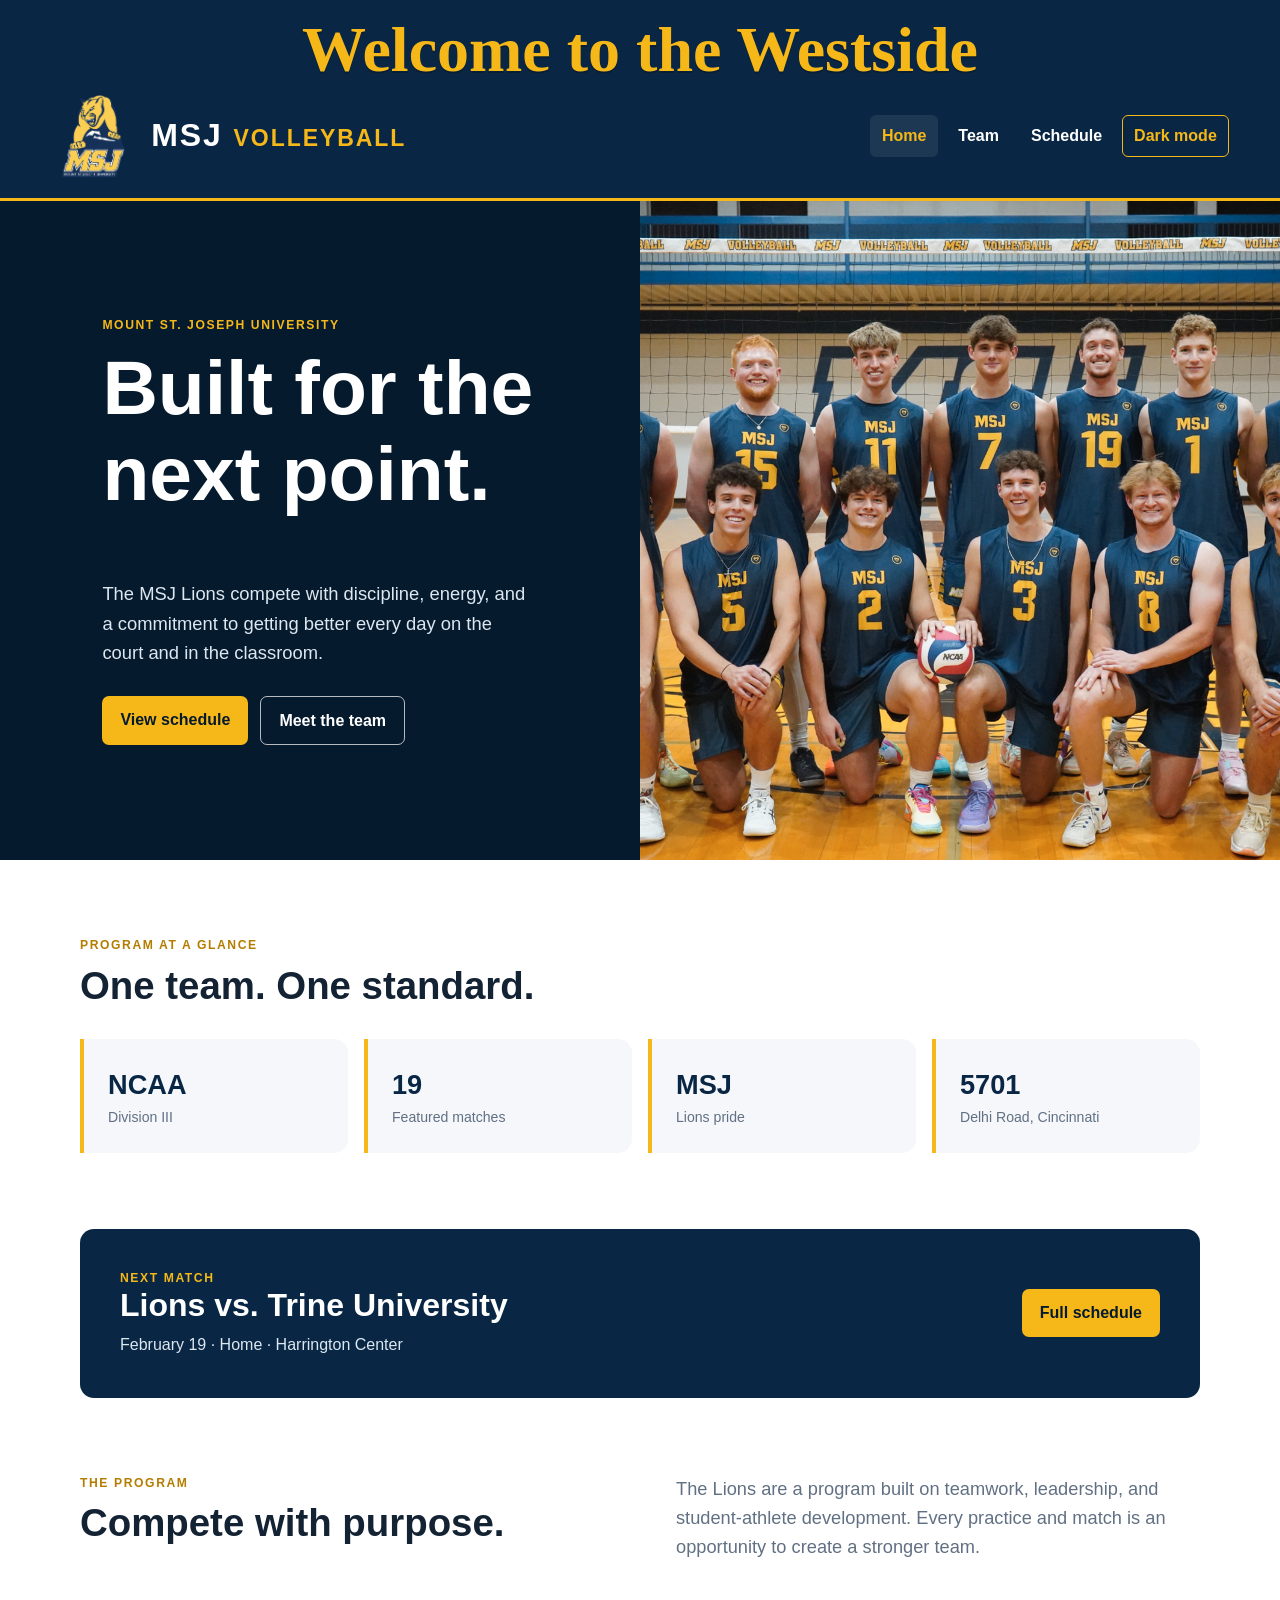
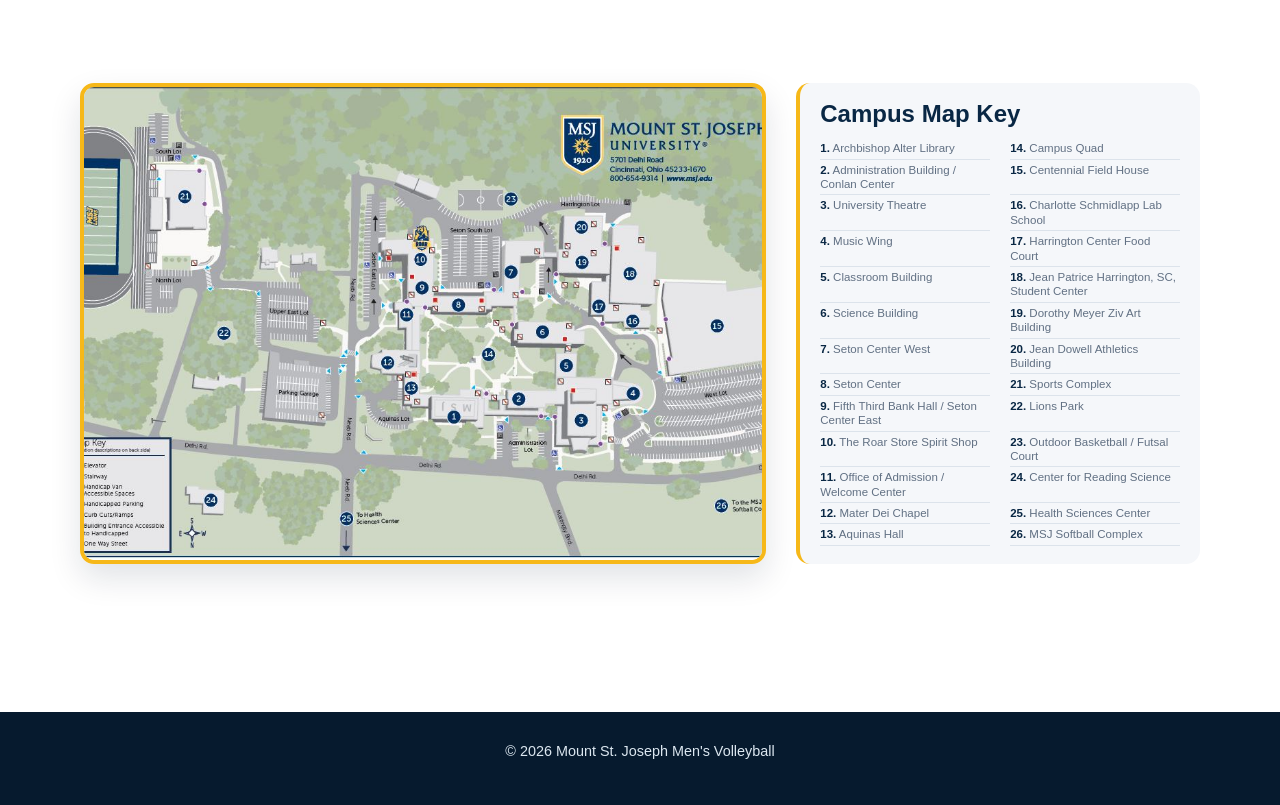
<file: index.html>
<!DOCTYPE html>
<html lang="en">
<head>
  <meta charset="UTF-8">
  <meta name="viewport" content="width=device-width, initial-scale=1.0">
  <meta name="description" content="Mount St. Joseph University Men's Volleyball: schedule, team information, and game-day details.">
  <title>MSJ Men's Volleyball | Home</title>
  <link rel="stylesheet" href="style.css">
  <link rel="icon" type="image/png" href="images/msj-logo.png">
</head>
<body>
  <header class="site-header">
    <p class="westside-banner">Welcome to the Westside</p>
    <nav class="navbar" aria-label="Primary navigation">
      <a class="wordmark" href="index.html" aria-label="MSJ Men's Volleyball home">
        <img class="site-logo" src="images/Lion-transparent.png" alt="Mount St. Joseph University Lions logo">
        <span>MSJ <em>VOLLEYBALL</em></span>
      </a>
      <ul class="nav-links">
        <li><a class="active" href="index.html" aria-current="page">Home</a></li>
        <li><a href="about.html">Team</a></li>
        <li><a href="schedule.html">Schedule</a></li>
        <li><button id="themeToggle" type="button" aria-pressed="false">Dark mode</button></li>
      </ul>
    </nav>
  </header>

  <main>
    <section class="hero" aria-labelledby="hero-title">
      <div class="hero-content">
        <p class="eyebrow">Mount St. Joseph University</p>
        <h1 id="hero-title">Built for the next point.</h1>
        <p class="hero-copy">The MSJ Lions compete with discipline, energy, and a commitment to getting better every day on the court and in the classroom.</p>
        <div class="hero-actions">
          <a class="button button-primary" href="schedule.html">View schedule</a>
          <a class="button button-secondary" href="about.html">Meet the team</a>
        </div>
      </div>
      <img class="hero-image" src="images/MSJMVB-home-crop.png" alt="Mount St. Joseph men's volleyball players in uniform">
    </section>

    <section class="stats-section" aria-label="Program at a glance">
      <div class="section-heading">
        <p class="eyebrow">Program at a glance</p>
        <h2>One team. One standard.</h2>
      </div>
      <div class="stat-grid">
        <article class="stat-card"><span class="stat-value">NCAA</span><span class="stat-label">Division III</span></article>
        <article class="stat-card"><span class="stat-value">19</span><span class="stat-label">Featured matches</span></article>
        <article class="stat-card"><span class="stat-value">MSJ</span><span class="stat-label">Lions pride</span></article>
        <article class="stat-card"><span class="stat-value">5701</span><span class="stat-label">Delhi Road, Cincinnati</span></article>
      </div>
    </section>

    <section class="next-match" aria-labelledby="next-match-title">
      <div>
        <p class="eyebrow">Next match</p>
        <h2 id="next-match-title">Lions vs. Trine University</h2>
        <p>February 19 &middot; Home &middot; Harrington Center</p>
      </div>
      <a class="button button-primary" href="schedule.html">Full schedule</a>
    </section>

    <section class="feature-section" aria-labelledby="program-title">
      <div>
        <p class="eyebrow">The program</p>
        <h2 id="program-title">Compete with purpose.</h2>
      </div>
      <p>The Lions are a program built on teamwork, leadership, and student-athlete development. Every practice and match is an opportunity to create a stronger team.</p>
    </section>

      <section class="campus-map-section">

    <div class="campus-map-layout">

        <img
            class="campus-map"
            src="images/MSJ_MAP.JPG"
            alt="MSJ Campus Map"
        >

        <div class="campus-key">
            <h2>Campus Map Key</h2>

           <div class="campus-key-grid">

    <div><strong>1.</strong> Archbishop Alter Library</div>
    <div><strong>14.</strong> Campus Quad</div>

    <div><strong>2.</strong> Administration Building / Conlan Center</div>
    <div><strong>15.</strong> Centennial Field House</div>

    <div><strong>3.</strong> University Theatre</div>
    <div><strong>16.</strong> Charlotte Schmidlapp Lab School</div>

    <div><strong>4.</strong> Music Wing</div>
    <div><strong>17.</strong> Harrington Center Food Court</div>

    <div><strong>5.</strong> Classroom Building</div>
    <div><strong>18.</strong> Jean Patrice Harrington, SC, Student Center</div>

    <div><strong>6.</strong> Science Building</div>
    <div><strong>19.</strong> Dorothy Meyer Ziv Art Building</div>

    <div><strong>7.</strong> Seton Center West</div>
    <div><strong>20.</strong> Jean Dowell Athletics Building</div>

    <div><strong>8.</strong> Seton Center</div>
    <div><strong>21.</strong> Sports Complex</div>

    <div><strong>9.</strong> Fifth Third Bank Hall / Seton Center East</div>
    <div><strong>22.</strong> Lions Park</div>

    <div><strong>10.</strong> The Roar Store Spirit Shop</div>
    <div><strong>23.</strong> Outdoor Basketball / Futsal Court</div>

    <div><strong>11.</strong> Office of Admission / Welcome Center</div>
    <div><strong>24.</strong> Center for Reading Science</div>

    <div><strong>12.</strong> Mater Dei Chapel</div>
    <div><strong>25.</strong> Health Sciences Center</div>

    <div><strong>13.</strong> Aquinas Hall</div>
    <div><strong>26.</strong> MSJ Softball Complex</div>

</div>
        </div>

    </div>
  </main>

  <footer><p>&copy; 2026 Mount St. Joseph Men's Volleyball</p></footer>
  <script src="script.js"></script>
</body>
</html>
</file>
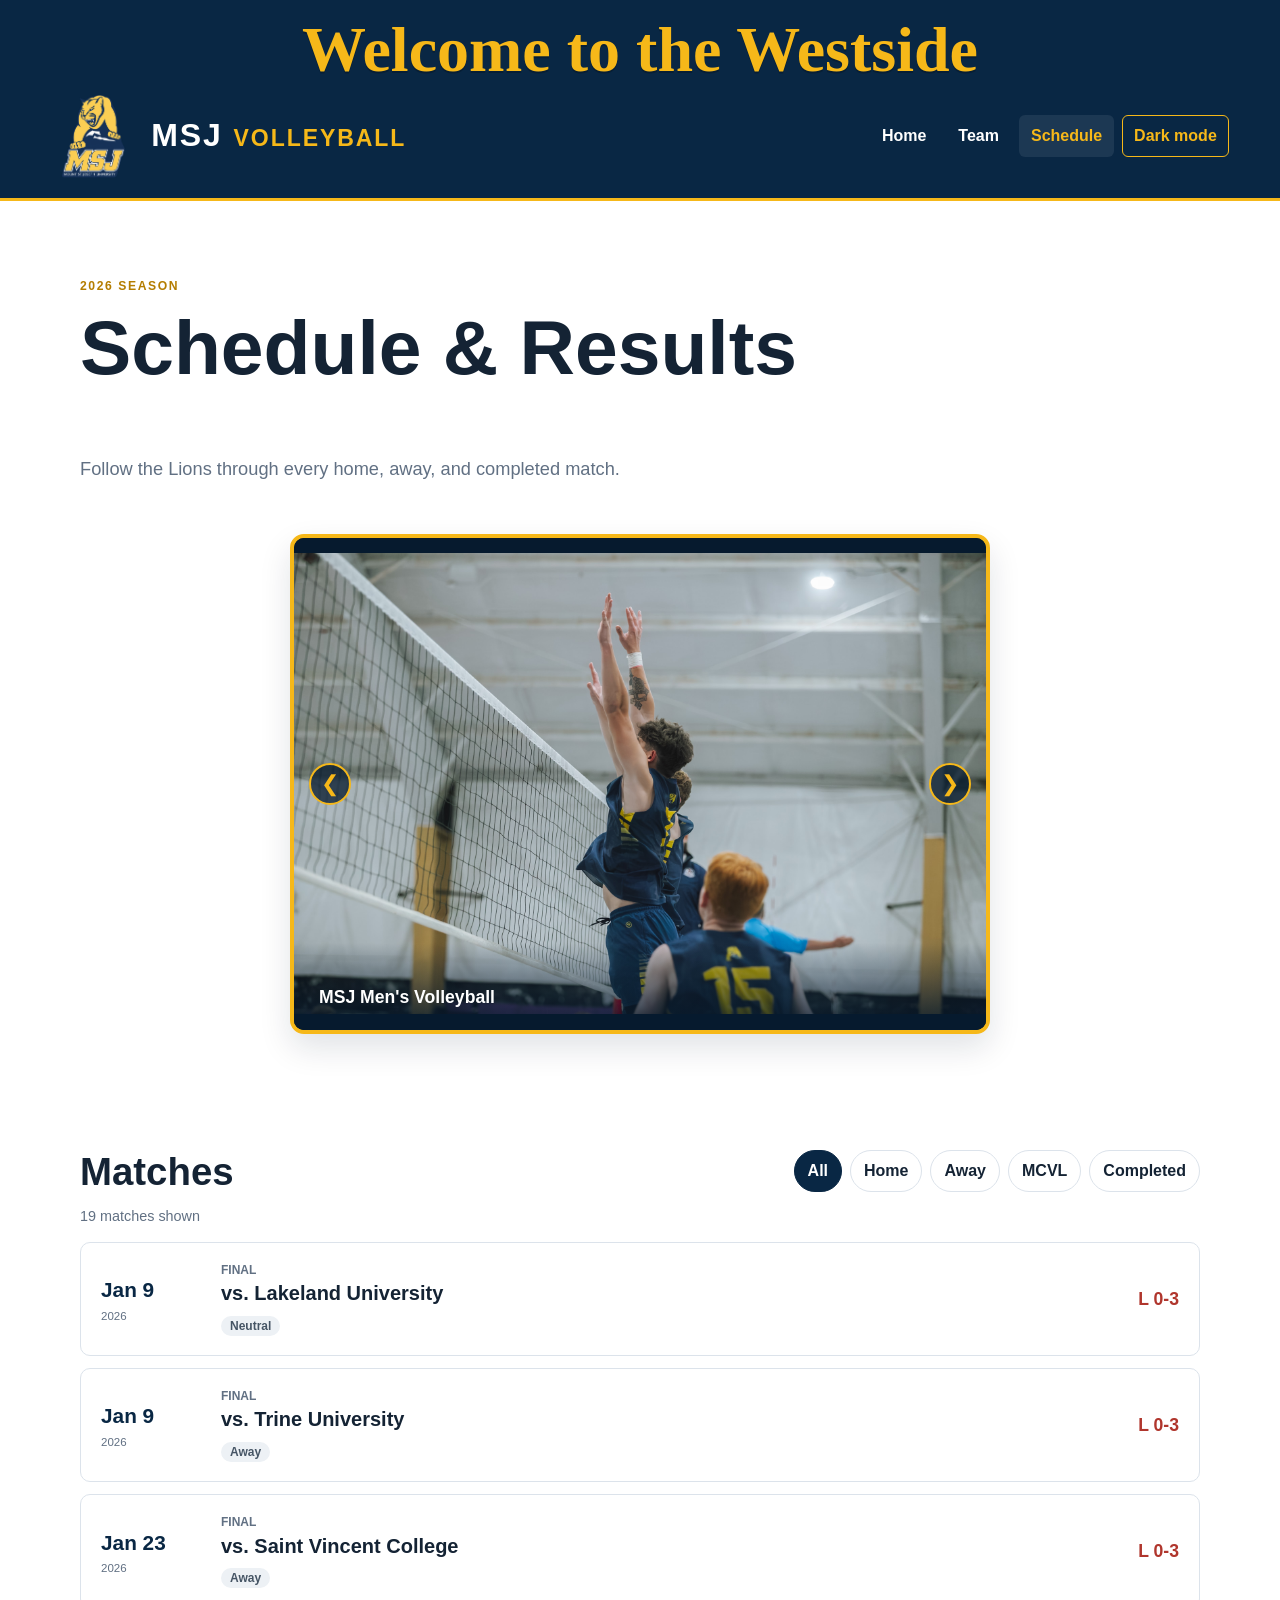
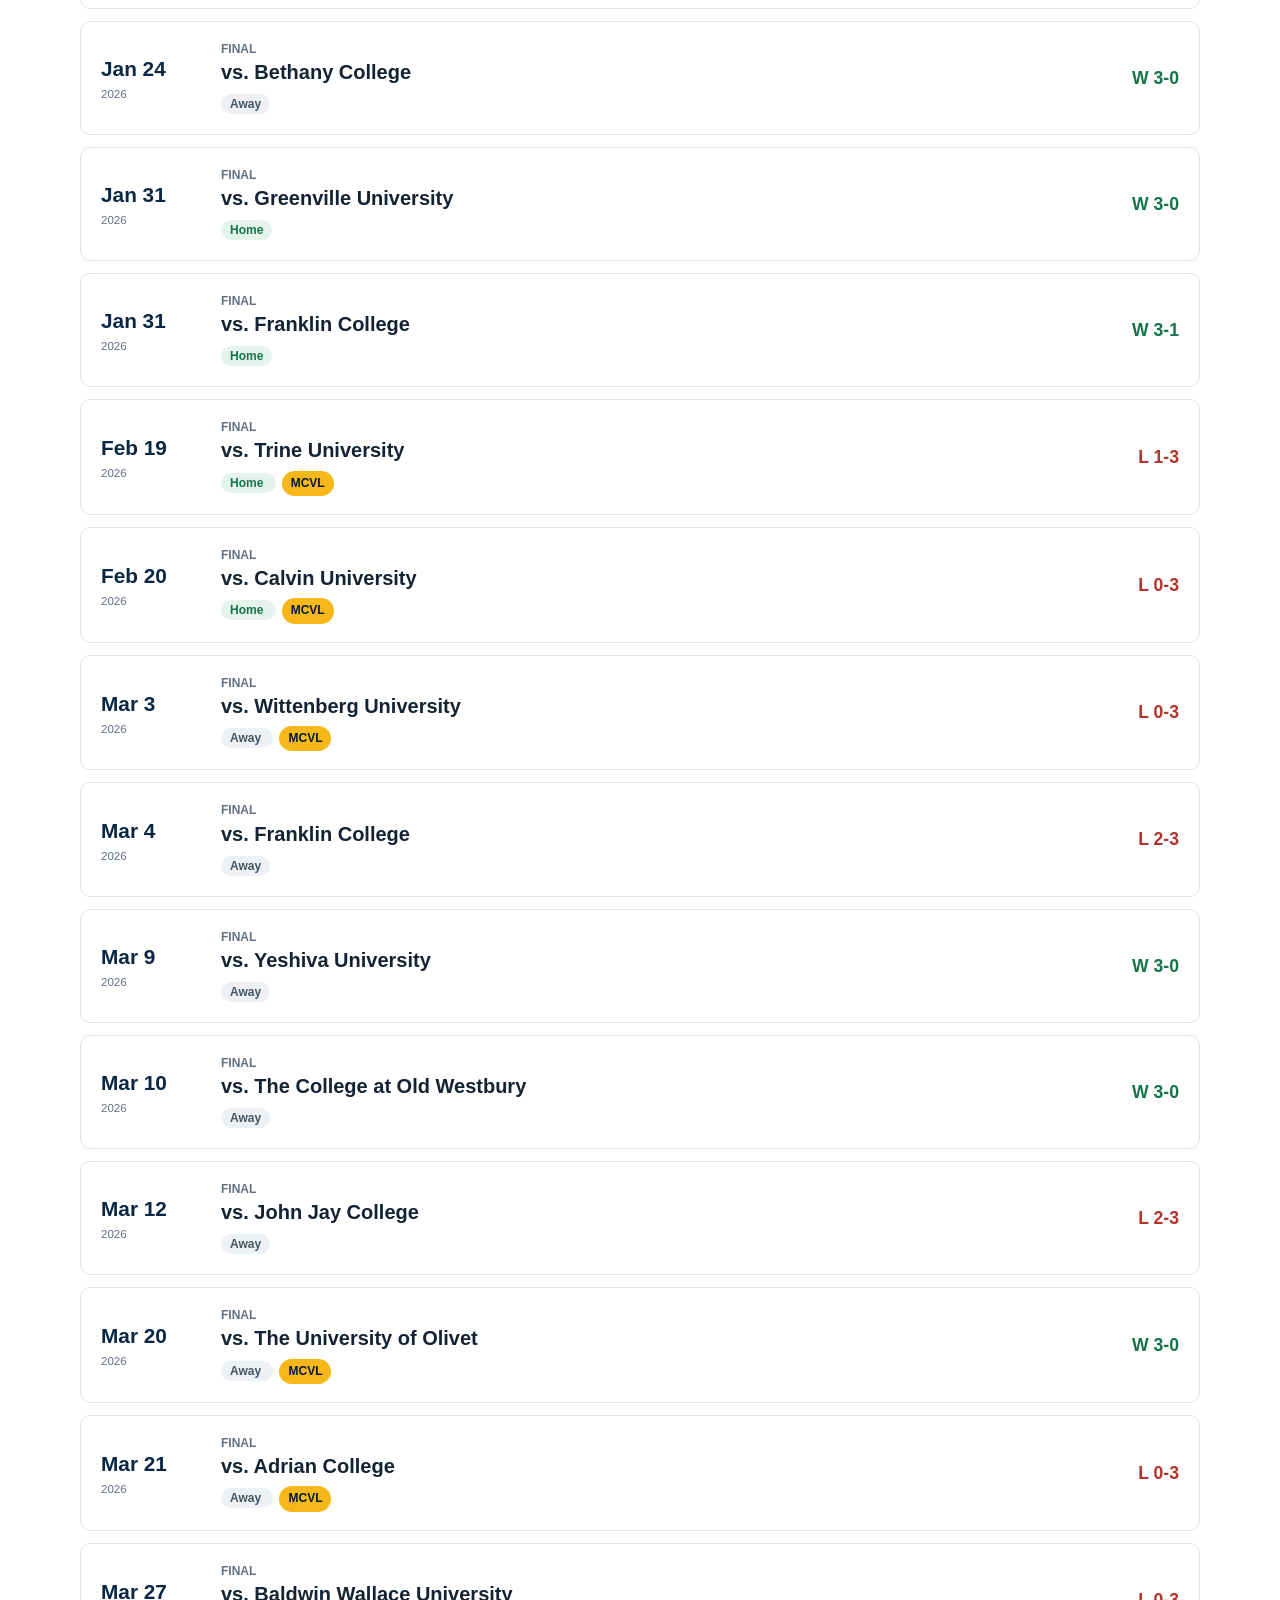
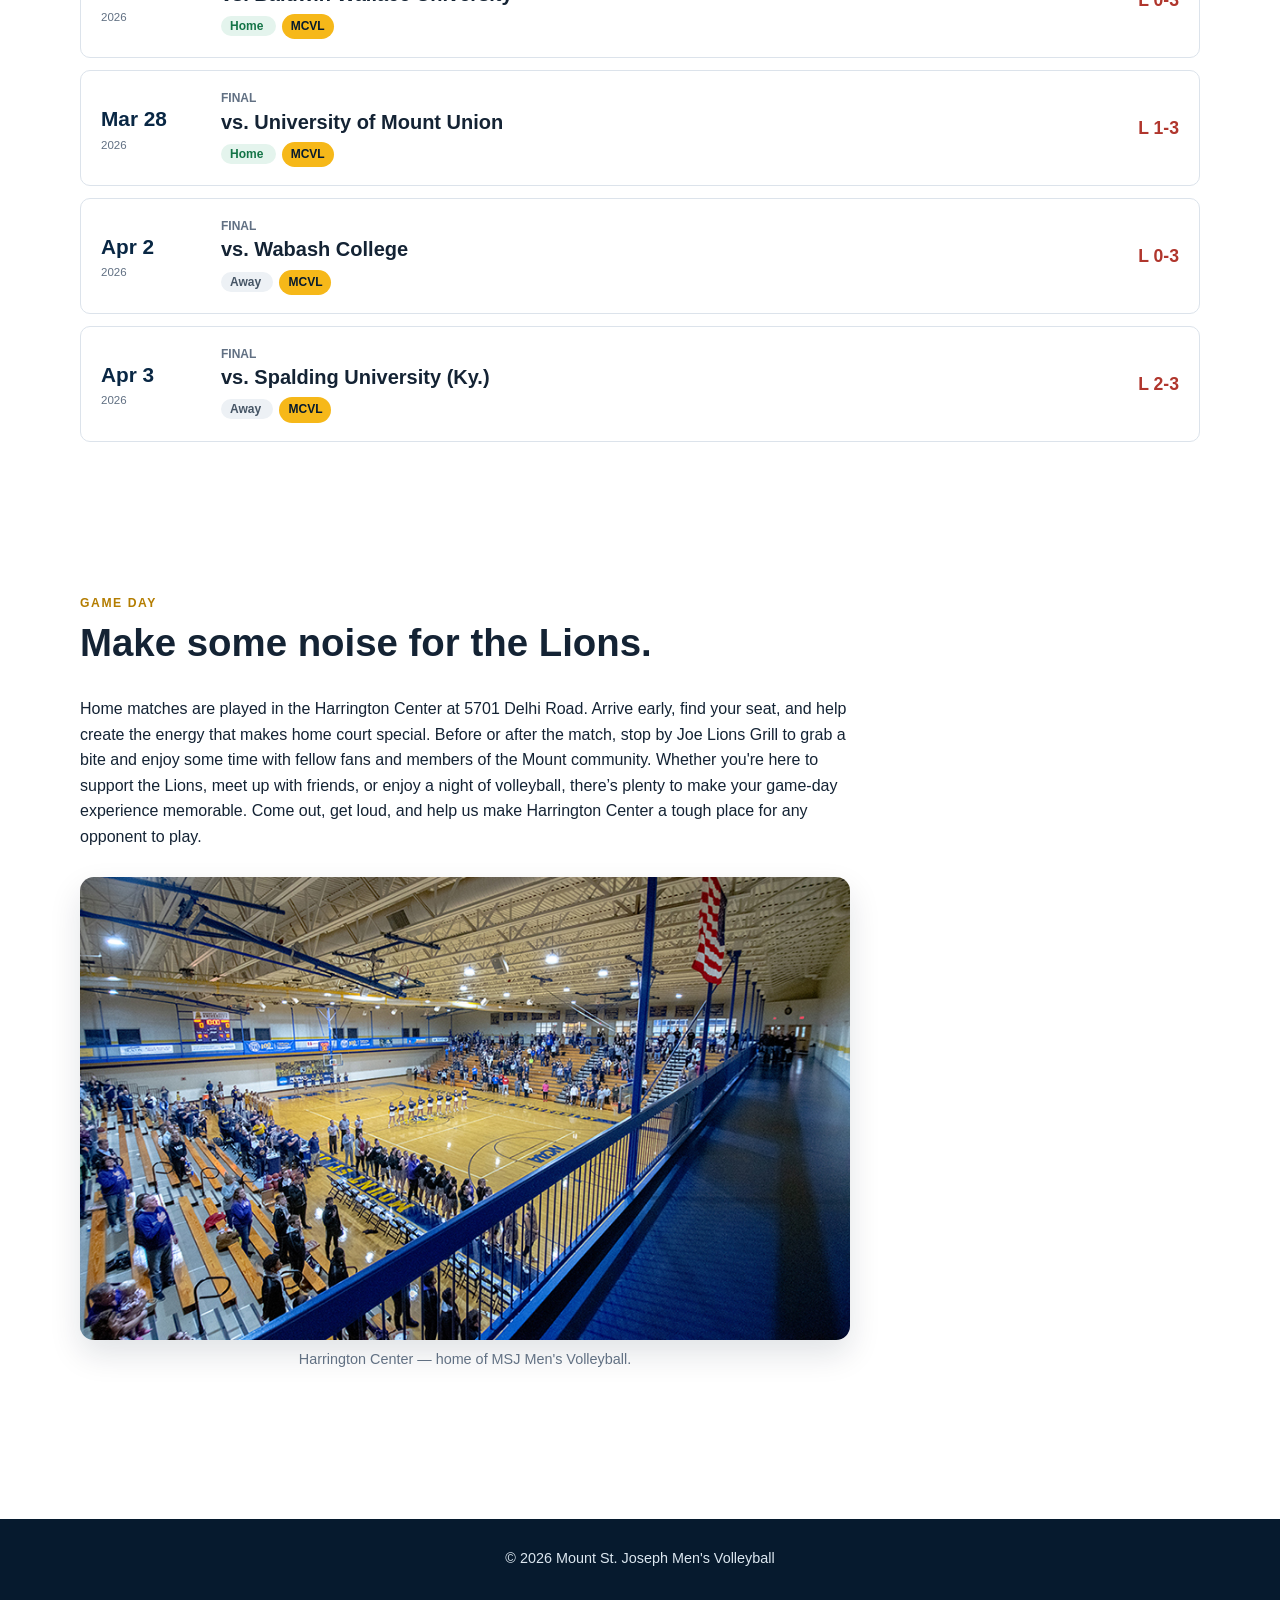
<file: schedule.html>
<!DOCTYPE html>
<html lang="en">
<head>
  <meta charset="UTF-8">
  <meta name="viewport" content="width=device-width, initial-scale=1.0">
  <meta name="description" content="Mount St. Joseph Men's Volleyball schedule and match results.">
  <title>MSJ Men's Volleyball | Schedule</title>
  <link rel="stylesheet" href="style.css">
  <link rel="icon" type="image/png" href="images/msj-logo.png">
</head>
<body>
  <header class="site-header">
    <p class="westside-banner">Welcome to the Westside</p>
    <nav class="navbar" aria-label="Primary navigation">
      <a class="wordmark" href="index.html" aria-label="MSJ Men's Volleyball home">
        <img class="site-logo" src="images/Lion-transparent.png" alt="Mount St. Joseph University Lions logo">
        <span>MSJ <em>VOLLEYBALL</em></span>
      </a>
      <ul class="nav-links">
        <li><a href="index.html">Home</a></li>
        <li><a href="about.html">Team</a></li>
        <li><a class="active" href="schedule.html" aria-current="page">Schedule</a></li>
        <li><button id="themeToggle" type="button" aria-pressed="false">Dark mode</button></li>
      </ul>
    </nav>
  </header>

 <main>

    <section class="page-intro schedule-intro">
        <p class="eyebrow">2026 season</p>
        <h1>Schedule &amp; Results</h1>
        <p>Follow the Lions through every home, away, and completed match.</p>
    </section>


    <div class="action-gallery">

        <img
            id="action-gallery-image"
            src="action/MSJ-500.jpg"
            alt="MSJ Men's Volleyball action shot"
        >

        <div class="gallery-overlay">
            <span>MSJ Men's Volleyball</span>
        </div>

        <button class="gallery-button gallery-prev" id="gallery-prev">
            &#10094;
        </button>

        <button class="gallery-button gallery-next" id="gallery-next">
            &#10095;
        </button>

    </div>


    <section aria-labelledby="matches-title">
        <div class="schedule-toolbar">
            <h2 id="matches-title">Matches</h2>

            <div class="filter-group" role="group" aria-label="Filter matches">
                <button class="filter-button is-selected" type="button" data-filter="all">All</button>
                <button class="filter-button" type="button" data-filter="home">Home</button>
                <button class="filter-button" type="button" data-filter="away">Away</button>
                <button class="filter-button" type="button" data-filter="mcvl">MCVL</button>
                <button class="filter-button" type="button" data-filter="completed">Completed</button>
            </div>
        </div>

        <p id="matchCount" class="match-count" aria-live="polite"></p>

        <div id="scheduleList" class="schedule-list"></div>

        <p id="emptyState" class="empty-state" hidden>
            No matches match this filter.
        </p>
    </section>


    <section class="game-day" aria-labelledby="gameday-title">
        <p class="eyebrow">Game day</p>

        <h2 id="gameday-title">
            Make some noise for the Lions.
        </h2>

        <p>
           Home matches are played in the Harrington Center at 5701 Delhi Road. Arrive early, find your seat, and help create the energy that makes home court special. 
          Before or after the match, stop by Joe Lions Grill to grab a bite and enjoy some time with fellow fans and members of the Mount community.
          Whether you're here to support the Lions, meet up with friends, or enjoy a night of volleyball, there’s plenty to make your game-day experience memorable.
          Come out, get loud, and help us make Harrington Center a tough place for any opponent to play.

        </p>

        <figure class="gym-photo">
            <img
                src="images/harringtongym_FINAL.jpg"
                alt="The Harrington Center gym during a Mount St. Joseph event"
            >

            <figcaption>
                Harrington Center &mdash; home of MSJ Men's Volleyball.
            </figcaption>
        </figure>
    </section>

</main>
  <footer><p>&copy; 2026 Mount St. Joseph Men's Volleyball</p></footer>
  <script src="script.js"></script>
</body>
</html>
</file>
<file: style.css>
:root {
    --navy: #092744;
    --navy-dark: #061a2e;
    --gold: #f6b819;
    --ink: #142334;
    --muted: #617083;
    --surface: #f5f7fa;
    --white: #fff;
    --line: #dce3eb;
    --radius: 14px;
    --shadow: 0 14px 32px rgba(6, 26, 46, 0.12);
}

* {
    box-sizing: border-box;
}

body {
    margin: 0;
    font-family: Arial, Helvetica, sans-serif;
    color: var(--ink);
    background: var(--white);
    line-height: 1.6;
}

a {
    color: inherit;
}

button {
    font: inherit;
}

h1,
h2,
h3,
p {
    margin-top: 0;
}

h1,
h2,
h3 {
    line-height: 1.12;
}

h1 {
    font-size: clamp(2.5rem, 6vw, 5rem);
}

h2 {
    font-size: clamp(1.9rem, 3vw, 2.75rem);
}

h3 {
    font-size: 1.25rem;
}

main {
    width: min(1120px, 92%);
    margin: 0 auto;
}

section {
    padding: 76px 0;
}


/* Header */

.site-header {
    padding-bottom: 12px;
    background: var(--navy);
    color: var(--white);
    border-bottom: 3px solid var(--gold);
}

.navbar {
    width: min(1320px, 92%);
    min-height: 100px;
    margin: auto;
    display: flex;
    align-items: center;
    justify-content: space-between;
    gap: 32px;
}

.westside-banner {
    margin: 0;
    padding: 18px 16px 4px;
    color: var(--gold);
    text-align: center;
    font-family: "Brush Script MT", "Segoe Script", cursive;
    font-size: clamp(2.5rem, 5vw, 4.2rem);
    font-weight: bold;
    line-height: 1;
    text-shadow: 0 2px 0 rgba(0, 0, 0, 0.22);
}

.wordmark {
    display: flex;
    align-items: center;
    gap: 16px;
    color: var(--white);
    text-decoration: none;
    font-size: clamp(1.7rem, 2.5vw, 2.35rem);
    font-weight: 900;
    letter-spacing: 0.06em;
}

.wordmark em {
    color: var(--gold);
    font-size: 0.72em;
    font-style: normal;
}

.site-logo {
    width: 84px;
    height: 84px;
    object-fit: contain;
    flex: 0 0 auto;
}

.nav-links {
    list-style: none;
    display: flex;
    align-items: center;
    gap: 8px;
    margin: 0;
    padding: 0;
}

.nav-links a {
    display: block;
    padding: 8px 12px;
    color: var(--white);
    text-decoration: none;
    font-weight: bold;
    border-radius: 6px;
}

.nav-links a:hover,
.nav-links a:focus-visible,
.nav-links .active {
    color: var(--gold);
    background: rgba(255, 255, 255, 0.08);
}

.nav-links button {
    border: 1px solid var(--gold);
    background: transparent;
    color: var(--gold);
    border-radius: 6px;
    cursor: pointer;
    padding: 7px 11px;
    font-weight: bold;
}


/* General Page Content */

.eyebrow {
    margin: 0 0 8px;
    color: #b47d00;
    font-size: 0.76rem;
    font-weight: 800;
    letter-spacing: 0.13em;
    text-transform: uppercase;
}

.section-heading {
    margin-bottom: 28px;
}

.page-intro {
    max-width: 760px;
    padding-bottom: 32px;
}

.page-intro > p:last-child {
    color: var(--muted);
    font-size: 1.14rem;
}


/* Hero */

.hero {
    width: 100vw;
    margin-left: calc(50% - 50vw);
    padding: 0;
    display: grid;
    grid-template-columns: 1fr 1fr;
    background: var(--navy-dark);
    color: var(--white);
}

.hero-content {
    padding: clamp(64px, 9vw, 128px) clamp(4vw, 8vw, 10vw);
    align-self: center;
}

.hero .eyebrow {
    color: var(--gold);
}

.hero-copy {
    max-width: 570px;
    font-size: 1.15rem;
    color: #dce7f0;
}

.hero-image {
    display: block;
    width: 100%;
    height: auto;
    min-height: 0;
    align-self: stretch;
    object-fit: cover;
    object-position: center;
    background: var(--navy-dark);
}

.hero-actions {
    display: flex;
    flex-wrap: wrap;
    gap: 12px;
    margin-top: 28px;
}

.button {
    display: inline-block;
    padding: 11px 18px;
    text-decoration: none;
    border-radius: 7px;
    font-weight: bold;
    transition: transform 0.2s, box-shadow 0.2s;
}

.button:hover {
    transform: translateY(-2px);
    box-shadow: var(--shadow);
}

.button-primary {
    background: var(--gold);
    color: var(--navy-dark);
}

.button-secondary {
    color: var(--white);
    border: 1px solid rgba(255, 255, 255, 0.7);
}


/*  Photo */

.team-photo {
    position: relative;
    width: min(750px, 90%);
    margin: 40px auto;
    padding: 15px 15px 45px;
    background: var(--white);
    box-shadow: 0 8px 20px rgba(0, 0, 0, 0.25);
    transform: rotate(-2deg);
}

.team-photo::before {
    content: "";
    position: absolute;
    top: -18px;
    left: 50%;
    width: 120px;
    height: 30px;
    transform: translateX(-50%) rotate(2deg);
    background: var(--gold);
    opacity: 0.85;
    z-index: 2;
}

.team-photo img {
    display: block;
    width: 100%;
    height: auto;
}

.photo-caption {
    position: absolute;
    bottom: 10px;
    left: 0;
    width: 100%;
    text-align: center;
    color: var(--navy);
    font-family: "Brush Script MT", "Segoe Script", cursive;
    font-size: 24px;
}


/* Stats */

.stat-grid {
    display: grid;
    grid-template-columns: repeat(4, 1fr);
    gap: 16px;
}

.stat-card {
    background: var(--surface);
    border-left: 4px solid var(--gold);
    padding: 24px;
    border-radius: 0 var(--radius) var(--radius) 0;
}

.stat-value {
    display: block;
    color: var(--navy);
    font-size: 1.7rem;
    font-weight: 900;
}

.stat-label {
    display: block;
    color: var(--muted);
    font-size: 0.88rem;
}


/* Next Match / Feature */

.next-match {
    display: flex;
    justify-content: space-between;
    align-items: center;
    gap: 24px;
    padding: 40px;
    border-radius: var(--radius);
    background: var(--navy);
    color: var(--white);
}

.next-match .eyebrow {
    color: var(--gold);
}

.next-match h2 {
    margin-bottom: 8px;
    font-size: 2rem;
}

.next-match p {
    margin: 0;
    color: #dce7f0;
}

.feature-section {
    display: grid;
    grid-template-columns: 1fr 1fr;
    gap: 72px;
    align-items: start;
}

.feature-section > p {
    font-size: 1.14rem;
    color: var(--muted);
}


/* People / Roster */

.people-grid {
    display: grid;
    gap: 18px;
}

.coaches-grid {
    grid-template-columns: repeat(2, 1fr);
}

.roster-grid {
    grid-template-columns: repeat(3, 1fr);
}

.person-card {
    position: relative;
    border: 1px solid var(--line);
    border-radius: var(--radius);
    background: var(--white);
    padding: 24px;
    box-shadow: 0 5px 16px rgba(6, 26, 46, 0.05);
}

.coach-card {
    display: grid;
    grid-template-columns: auto 1fr;
    gap: 18px;
}

.person-initials {
    display: grid;
    place-items: center;
    width: 56px;
    height: 56px;
    border-radius: 50%;
    color: var(--navy);
    background: var(--gold);
    font-weight: 900;
}

.person-role {
    color: #9a6a00;
    font-size: 0.8rem;
    font-weight: 800;
    letter-spacing: 0.08em;
    text-transform: uppercase;
    margin-bottom: 5px;
}

.person-card h3 {
    margin-bottom: 8px;
}

.person-card p:last-child {
    color: var(--muted);
    margin-bottom: 0;
    font-size: 0.94rem;
}

.jersey-number {
    display: block;
    margin-bottom: 24px;
    color: #dbe2e9;
    font-size: 2.35rem;
    line-height: 1;
    font-weight: 900;
}

.coach-headshot {
    width: 82px;
    height: 82px;
    border: 3px solid var(--gold);
    border-radius: 50%;
    object-fit: cover;
}

.player-headshot {
    display: block;
    width: calc(100% + 48px);
    height: 220px;
    margin: -24px -24px 20px;
    border-radius: var(--radius) var(--radius) 0 0;
    object-fit: cover;
    object-position: center top;
}

/* Action Gallery */
/* Action Gallery */
.action-gallery {
    position: relative;
    width: 100%;
    max-width: 700px;
    height: 500px;
    margin: 0 auto 40px;
    overflow: hidden;
    border: 4px solid var(--gold);
    border-radius: var(--radius);
    background: var(--navy-dark);
    box-shadow: var(--shadow);
}

.action-gallery img {
    display: block;
    width: 100%;
    height: 100%;
    object-fit: contain;
    background: var(--navy-dark);
    transition: opacity 0.5s ease;
}

.gallery-overlay {
    position: absolute;
    left: 0;
    right: 0;
    bottom: 0;
    padding: 40px 25px 18px;
    background: linear-gradient(
        transparent,
        rgba(6, 26, 46, 0.85)
    );
    color: #ffffff;
    font-size: 1.1rem;
    font-weight: bold;
}

.gallery-button {
    position: absolute;
    top: 50%;
    transform: translateY(-50%);
    width: 42px;
    height: 42px;
    border: 2px solid var(--gold);
    border-radius: 50%;
    background: rgba(6, 26, 46, 0.75);
    color: var(--gold);
    font-size: 1.4rem;
    cursor: pointer;
    z-index: 2;
}

.gallery-button:hover {
    background: var(--gold);
    color: var(--navy-dark);
}

.gallery-prev {
    left: 15px;
}

.gallery-next {
    right: 15px;
}

/* Gallery - Mobile */
@media (max-width: 760px) {
    .action-gallery {
        width: 100%;
        max-width: 100%;
        height: 350px;
        margin-bottom: 30px;
    }

    .gallery-button {
        width: 36px;
        height: 36px;
        font-size: 1.1rem;
    }
}
/* Schedule */

.schedule-toolbar {
    display: flex;
    justify-content: space-between;
    align-items: center;
    gap: 16px;
    margin-bottom: 12px;
}

.schedule-toolbar h2 {
    margin: 0;
}

.filter-group {
    display: flex;
    flex-wrap: wrap;
    gap: 8px;
}

.filter-button {
    border: 1px solid var(--line);
    border-radius: 999px;
    background: var(--white);
    color: var(--ink);
    padding: 7px 13px;
    cursor: pointer;
    font-weight: bold;
}

.filter-button:hover,
.filter-button.is-selected {
    border-color: var(--navy);
    background: var(--navy);
    color: var(--white);
}

.match-count {
    color: var(--muted);
    font-size: 0.9rem;
}

.schedule-list {
    display: grid;
    gap: 12px;
}

.match-card {
    display: grid;
    grid-template-columns: 100px 1fr auto;
    align-items: center;
    gap: 20px;
    border: 1px solid var(--line);
    border-radius: 10px;
    padding: 18px 20px;
    background: var(--white);
}

.match-date {
    color: var(--navy);
    font-size: 1.3rem;
    font-weight: 900;
}

.match-date span {
    display: block;
    color: var(--muted);
    font-size: 0.72rem;
    font-weight: normal;
}

.match-status {
    color: var(--muted);
    font-size: 0.75rem;
    font-weight: bold;
    text-transform: uppercase;
    margin-bottom: 2px;
}

.match-details h3 {
    margin-bottom: 7px;
}

.location-badge {
    padding: 3px 9px;
    border-radius: 999px;
    font-size: 0.75rem;
    font-weight: bold;
}

.location-badge.home {
    background: #e4f4ed;
    color: #147447;
}

.location-badge.away,
.location-badge.neutral {
    background: #edf1f5;
    color: #465565;
}

.conference-badge {
    display: inline-block;
    margin-left: 6px;
    padding: 3px 9px;
    border-radius: 999px;
    background: var(--gold);
    color: var(--navy-dark);
    font-size: 0.75rem;
    font-weight: bold;
}

.match-result {
    text-align: right;
    font-size: 1.1rem;
}

.match-result.win {
    color: #147447;
}

.match-result.loss {
    color: #b0362d;
}

.match-result.upcoming {
    color: #9a6a00;
}

.empty-state {
    color: var(--muted);
}

.game-day {
    max-width: 770px;
}

.game-day > p:last-child {
    color: var(--muted);
    font-size: 1.1rem;
}


/* Campus / Gym Images */
.campus-map-section {
    padding-top: 28px;
}

.campus-map-layout {
    display: grid;
    grid-template-columns: 1.7fr 1fr;
    gap: 30px;
    align-items: stretch;
}

.campus-map {
    display: block;
    width: 100%;
    height: 100%;
    object-fit: cover;
    margin: 0;
    border: 4px solid var(--gold);
    border-radius: var(--radius);
    box-shadow: var(--shadow);
}

.campus-key {
    height: 100%;
    padding: 18px 20px;
    background: var(--surface);
    border-left: 4px solid var(--gold);
    border-radius: var(--radius);
}

.campus-key h2 {
    margin: 0 0 10px;
    color: var(--navy);
    font-size: 1.5rem;
}

.campus-key-grid {
    display: grid;
    grid-template-columns: 1fr 1fr;
    column-gap: 20px;
}

.campus-key-grid div {
    padding: 3px 0;
    border-bottom: 1px solid var(--line);
    color: var(--muted);
    font-size: 0.72rem;
    line-height: 1.25;
}

.campus-key-grid strong {
    color: var(--navy);
}


/* Dark Mode */

.dark-mode .campus-key {
    background: #103552;
}

.dark-mode .campus-key h2,
.dark-mode .campus-key-grid strong {
    color: var(--gold);
}

.dark-mode .campus-key-grid div {
    border-color: var(--line);
}
.dark-mode .campus-key {
    background: #103552;
}

.dark-mode .campus-key h2,
.dark-mode .campus-key-column strong {
    color: var(--gold);
}

.dark-mode .campus-key-column div {
    border-color: var(--line);
}

/* Dark Mode */

.dark-mode .campus-key {
    background: #103552;
}

.dark-mode .campus-key h2,
.dark-mode .campus-key-grid strong {
    color: var(--gold);
}

.dark-mode .campus-key-grid div {
    border-color: var(--line);
}
.gym-photo {
    margin: 28px 0 0;
}

.gym-photo img {
    display: block;
    width: 100%;
    border-radius: var(--radius);
    box-shadow: var(--shadow);
}

.gym-photo figcaption {
    margin-top: 8px;
    color: var(--muted);
    font-size: 0.9rem;
    text-align: center;
}


/* Footer */

footer {
    margin-top: 72px;
    padding: 28px;
    background: var(--navy-dark);
    color: #dce7f0;
    text-align: center;
    font-size: 0.9rem;
}


/* Dark Mode */

body.dark-mode {
    --ink: #ffffff;
    --muted: #d9e5ef;
    --surface: #123a5c;
    --line: #396184;

    background: var(--navy-dark);
    color: var(--ink);
}

.dark-mode .site-header,
.dark-mode .hero,
.dark-mode footer {
    background: var(--navy-dark);
}

.dark-mode .wordmark {
    color: var(--gold);
}

.dark-mode .wordmark em {
    color: #ffffff;
}

.dark-mode .nav-links a {
    color: #ffffff;
}

.dark-mode .nav-links a:hover,
.dark-mode .nav-links a:focus-visible,
.dark-mode .nav-links .active {
    color: var(--gold);
    background: #183b5d;
}

.dark-mode .nav-links button {
    color: var(--gold);
    border-color: var(--gold);
}

.dark-mode .hero h1 {
    color: #ffffff;
}

.dark-mode .hero-copy {
    color: #dce7f0;
}

.dark-mode .button-primary {
    background: var(--gold);
    color: var(--navy-dark);
}

.dark-mode .button-secondary {
    color: #ffffff;
    border-color: rgba(255, 255, 255, 0.7);
}

.dark-mode .person-card,
.dark-mode .match-card,
.dark-mode .filter-button,
.dark-mode .stat-card {
    background: #103552;
    border-color: var(--line);
}

.dark-mode .filter-button {
    color: #ffffff;
}

.dark-mode .filter-button.is-selected {
    background: var(--gold);
    border-color: var(--gold);
    color: var(--navy-dark);
}

.dark-mode .eyebrow,
.dark-mode .person-role {
    color: var(--gold);
}

.dark-mode .stat-value,
.dark-mode .match-date,
.dark-mode .jersey-number {
    color: var(--gold);
}

.dark-mode .location-badge.home {
    color: #0b3f27;
}

.dark-mode .location-badge.away,
.dark-mode .location-badge.neutral {
    color: #263746;
}

.dark-mode .match-result.loss {
    color: #ffb4aa;
}

.dark-mode .match-result.win {
    color: #8ee6bb;
}

.dark-mode .match-result.upcoming {
    color: var(--gold);
}

.dark-mode .conference-badge {
    color: var(--navy-dark);
}

.dark-mode .campus-key {
    background: #103552;
}

.dark-mode .campus-key h2,
.dark-mode .campus-key-grid strong {
    color: var(--gold);
}

.dark-mode .campus-key-grid div {
    border-color: var(--line);
}


/* Mobile */

@media (max-width: 760px) {
    .navbar {
        min-height: auto;
        padding: 16px 0;
        flex-direction: column;
    }

    .nav-links {
        justify-content: center;
        flex-wrap: wrap;
    }

    .hero {
        grid-template-columns: 1fr;
    }

    .hero-image {
        min-height: 300px;
        order: -1;
    }

    .hero-content {
        padding: 62px 7vw;
    }

    .stat-grid {
        grid-template-columns: repeat(2, 1fr);
    }

    .next-match,
    .feature-section {
        display: block;
    }

    .next-match .button {
        margin-top: 20px;
    }

    .feature-section > p {
        margin-top: 20px;
    }

    .coaches-grid,
    .roster-grid {
        grid-template-columns: 1fr;
    }

    .schedule-toolbar {
        align-items: flex-start;
        flex-direction: column;
    }

    .match-card {
        grid-template-columns: 72px 1fr;
    }

    .match-result {
        grid-column: 2;
        text-align: left;
    }

    .team-photo {
        width: min(450px, 88%);
        margin: 35px auto;
    }

    section {
        padding: 56px 0;
    }
}
```
</file>
